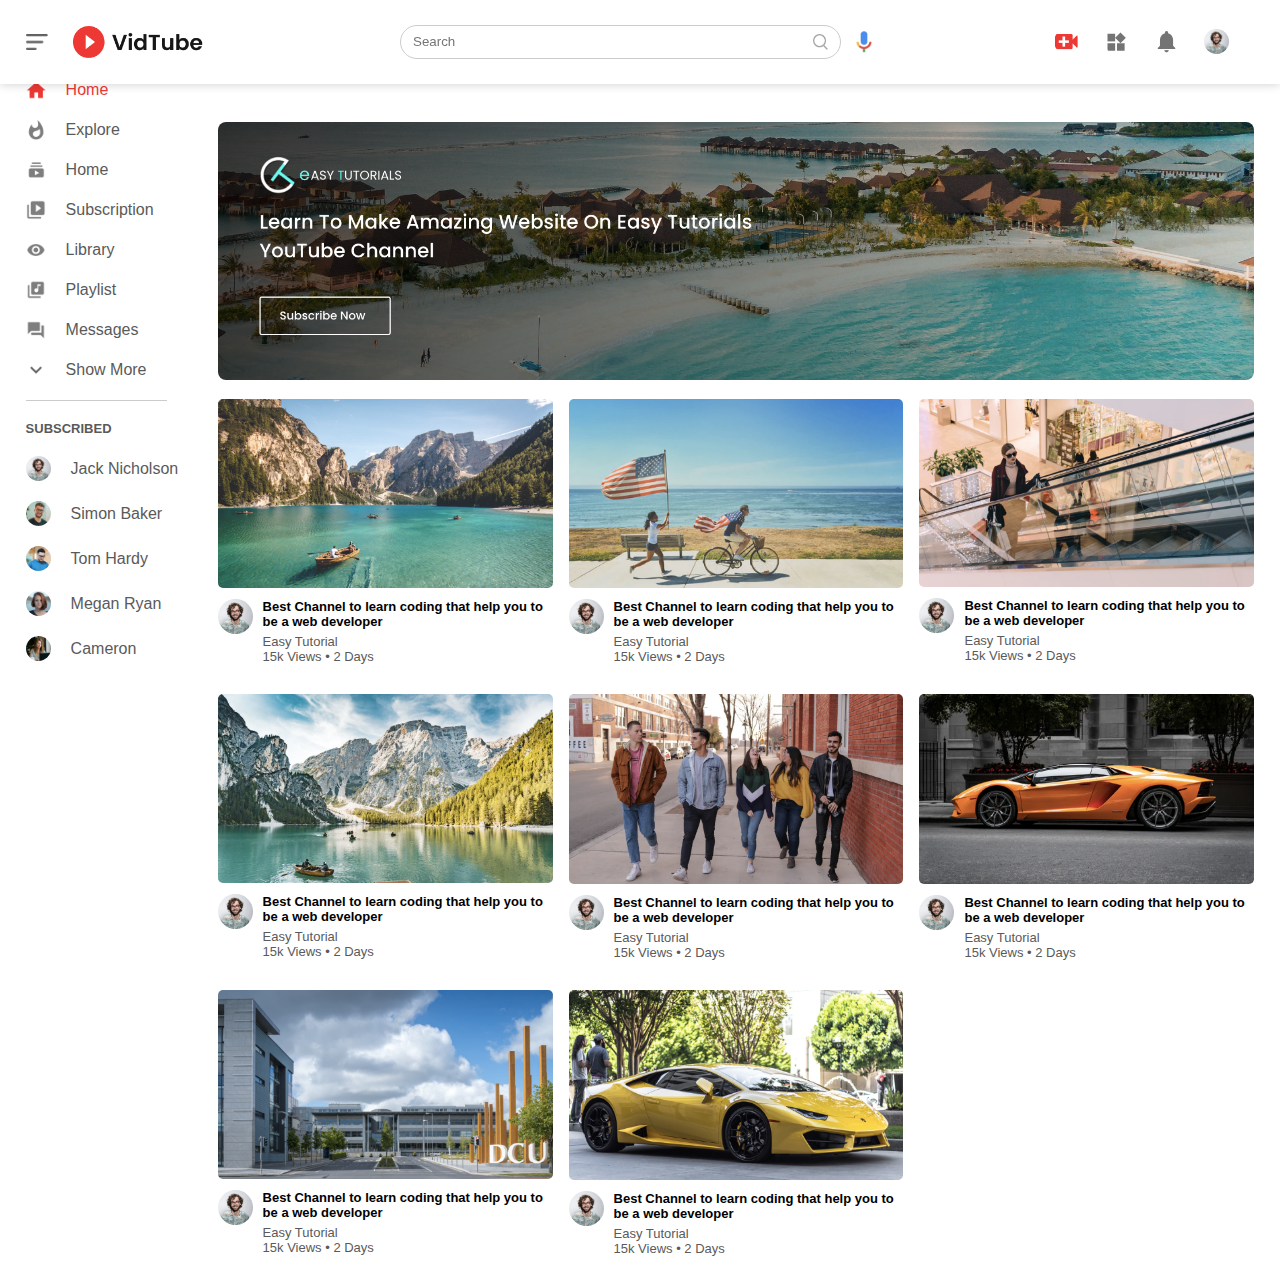
<file: index1.html>
<!DOCTYPE html>
<html lang="en">
<head>
    <meta charset="UTF-8">
    <meta http-equiv="X-UA-Compatible" content="IE=edge">
    <meta name="viewport" content="width=device-width, initial-scale=1.0">
    <title>Youtube Clone</title>
    <link rel="stylesheet" href="style.css">

</head>
<body>
    <nav class="flex-div">
        <div class="nav-left flex-div">
            <img src="menu.png" class="menu-icon">
            <img src="logo.png" class="logo">
        </div>

        <div class="div nav-middle flex-div">
            <div class="search-box flex-div">
                <input type="text" placeholder="Search">
                <img src="search.png" >
            </div>
            <img src="voice-search.png" class="mic-icon">



        </div>
 
        <div class="nav-right flex-div">
            <img src="upload.png">
            <img src="more.png">
            <img src="notification.png">
            <img src="Jack.png" class="user-icon">
        </div>

    </nav>
    <!--Side Bar-->>

    <div class="sidebar">
        <div class="shortcut-links">
            <a href=""><img src="home.png "><p>Home</p></a>
            <a href=""><img src="explore.png "><p>Explore</p></a>
            <a href=""><img src="subscriprion.png "><p>Home</p></a>
            <a href=""><img src="library.png "><p>Subscription</p></a>
            <a href=""><img src="history.png "><p>Library</p></a>
            <a href=""><img src="playlist.png "><p>Playlist</p></a>
            <a href=""><img src="messages.png "><p>Messages</p></a>
            <a href=""><img src="show-more.png "><p>Show More</p></a>
            <hr> 
        </div>
        <div class="subscribed-list">
            <h3>SUBSCRIBED</h3>
            <a href=""><img src="Jack.png "><p>Jack Nicholson </p></a> 
            <a href=""><img src="simon.png "><p>Simon Baker </p></a> 
            <a href=""><img src="tom.png "><p>Tom Hardy </p></a> 
            <a href=""><img src="megan.png "><p>Megan Ryan </p></a> 
            <a href=""><img src="cameron.png "><p>Cameron  </p></a> 
        </div>
    </div>

   <!-----Main------>> 
   <div class="container">
       <div class="banner">
           <img src="banner.png">
       </div>
       <div class="list-container">
           <div class="vid-list">
               <a href=""><img src="thumbnail1.png" class="thumbnail"></a>
               
               <div class="flex-div">
                   <img src="Jack.png">
                   <div class="vid-info">
                       <a href="">Best Channel to learn coding that help you to be a web developer </a>
                       <p>Easy Tutorial</p>
                       <p>15k Views &bull; 2 Days</p>
                   </div>
               </div>
           </div>
           <div class="vid-list">
            <a href=""><img src="thumbnail2.png" class="thumbnail"></a>
            
            <div class="flex-div">
                <img src="Jack.png">
                <div class="vid-info">
                    <a href="">Best Channel to learn coding that help you to be a web developer </a>
                    <p>Easy Tutorial</p>
                    <p>15k Views &bull; 2 Days</p>
                </div>
            </div>
        </div>
        <div class="vid-list">
            <a href=""><img src="thumbnail3.png" class="thumbnail"></a>
            
            <div class="flex-div">
                <img src="Jack.png">
                <div class="vid-info">
                    <a href="">Best Channel to learn coding that help you to be a web developer </a>
                    <p>Easy Tutorial</p>
                    <p>15k Views &bull; 2 Days</p>
                </div>
            </div>
        </div>
        <div class="vid-list">
            <a href=""><img src="thumbnail4.png" class="thumbnail"></a>
            
            <div class="flex-div">
                <img src="Jack.png">
                <div class="vid-info">
                    <a href="">Best Channel to learn coding that help you to be a web developer </a>
                    <p>Easy Tutorial</p>
                    <p>15k Views &bull; 2 Days</p>
                </div>
            </div>
        </div>
        <div class="vid-list">
            <a href=""><img src="thumbnail5.png" class="thumbnail"></a>
            
            <div class="flex-div">
                <img src="Jack.png">
                <div class="vid-info">
                    <a href="">Best Channel to learn coding that help you to be a web developer </a>
                    <p>Easy Tutorial</p>
                    <p>15k Views &bull; 2 Days</p>
                </div>
            </div>
        </div>
        <div class="vid-list">
            <a href=""><img src="thumbnail6.png" class="thumbnail"></a>
            
            <div class="flex-div">
                <img src="Jack.png">
                <div class="vid-info">
                    <a href="">Best Channel to learn coding that help you to be a web developer </a>
                    <p>Easy Tutorial</p>
                    <p>15k Views &bull; 2 Days</p>
                </div>
            </div>
        </div>
        <div class="vid-list">
            <a href=""><img src="thumbnail7.png" class="thumbnail"></a>
            
            <div class="flex-div">
                <img src="Jack.png">
                <div class="vid-info">
                    <a href="">Best Channel to learn coding that help you to be a web developer </a>
                    <p>Easy Tutorial</p>
                    <p>15k Views &bull; 2 Days</p>
                </div>
            </div>
        </div>
        <div class="vid-list">
            <a href=""><img src="thumbnail8.png" class="thumbnail"></a>
            
            <div class="flex-div">
                <img src="Jack.png">
                <div class="vid-info">
                    <a href="">Best Channel to learn coding that help you to be a web developer </a>
                    <p>Easy Tutorial</p>
                    <p>15k Views &bull; 2 Days</p>
                </div>
            </div>
        </div>
       </div>
   </div>

<script src="script.js"></script>
</body>
</html>
</file>
<file: style.css>
*{
    margin: 0;
    padding: 0;
    font-family: 'poppins', sans-serif ;
    box-sizing: border-box;
}
a{
    text-decoration: none;
    color: #5a5a5a;
}
img{
    cursor: pointer;
}
.flex-div{
    display: flex;
    align-items: center;

}
nav{
    padding: 10px 2%;
    justify-content: space-between;
    box-shadow: 0 0 10px rgba(0, 0, 0, 0.2) ;
    background: #fff;
    position: sticky;
    top:0;
    z-index: 10;
}

.nav-right img{
    width: 25px;
    margin-right: 25px;
    border-radius: 50%;
}
.nav-left .menu-icon{
    width: 22px;
    margin-right: 25px;


}
.nav-left .logo{
    width: 130px;

}
.nav-middle .mic-icon{
    width: 16px;

}
.nav-middle .search-box{
    border: 1px solid #ccc;
    margin: 15px;
    padding: 8px 12px;
    border-radius: 25px;
}
.nav-middle .search-box input{
    width: 400px;
    border: 0;
    outline: 0;
    background: transparent;

}
.nav-middle .search-box img{
    width: 15px;
}
.sidebar{
    background: #fff;
    width: 15%;
    height: 100vh;
    position: fixed;
    top: 0;
    padding-left: 2%;
    padding-top: 80px;

}
.shortcut-links a img{
    width: 20px;
    margin-right: 20px;
}
.shortcut-links a{
    display: flex;
    align-items: center;
    margin-bottom: 20px;
    width: fit-content;
    flex-wrap: wrap;


}
.shortcut-links a:first-child{
    color: #ed3833;

}
.sidebar hr{
    border: 0;
    height: 1px;
    background: #ccc;
    width: 85%;
}

.subscribed-list h3{
    font-size: 13px;
    margin: 20px 0;
    color: #5a5a5a;
}
.subscribed-list a{
    display: flex;
    align-items: center;
    margin-bottom: 20px;
    width: fit-content;
    flex-wrap: wrap;
}
.subscribed-list a img{
    width: 25px;
    border-radius: 50%;
    margin-right: 20px;
}
.small-sidebar{
    width: 5%;
}
.small-sidebar a p{

    display: none;

}
.small-sidebar h3{
    display: none ;
}

.small-sidebar hr{
    width: 50%;
    margin-bottom: 25px;
}

.container{
    background: #fff ;
    padding-left: 17%;
    padding-right: 2%;
    padding-top: 20px;
    padding-bottom: 20px;
}
.banner{
    width: 100%;
}
.banner img{
    width: 100%;
    border-radius: 8px;
    
}
.list-container{
    display: grid;
    grid-template-columns: repeat(auto-fit,minmax(250px,1fr));
    grid-column-gap: 16px ;
    grid-row-gap: 30px;
    margin-top: 15px;
}
.vid-list .thumbnail{
    width: 100%;
    border-radius: 5px;

}

.vid-list .flex-div{
    align-items: flex-start;
    margin-top:  7px;
}
.vid-list .flex-div img{
    width: 35px;
    margin-right: 10px;
    border-radius: 50%;
}
.vid-info{
    color: #5a5a5a;
    font-size: 13px;

}
.vid-info a{
    color: #000;
    font-weight: 600;
    display: block;
    margin-bottom: 5px;
    
}
</file>
